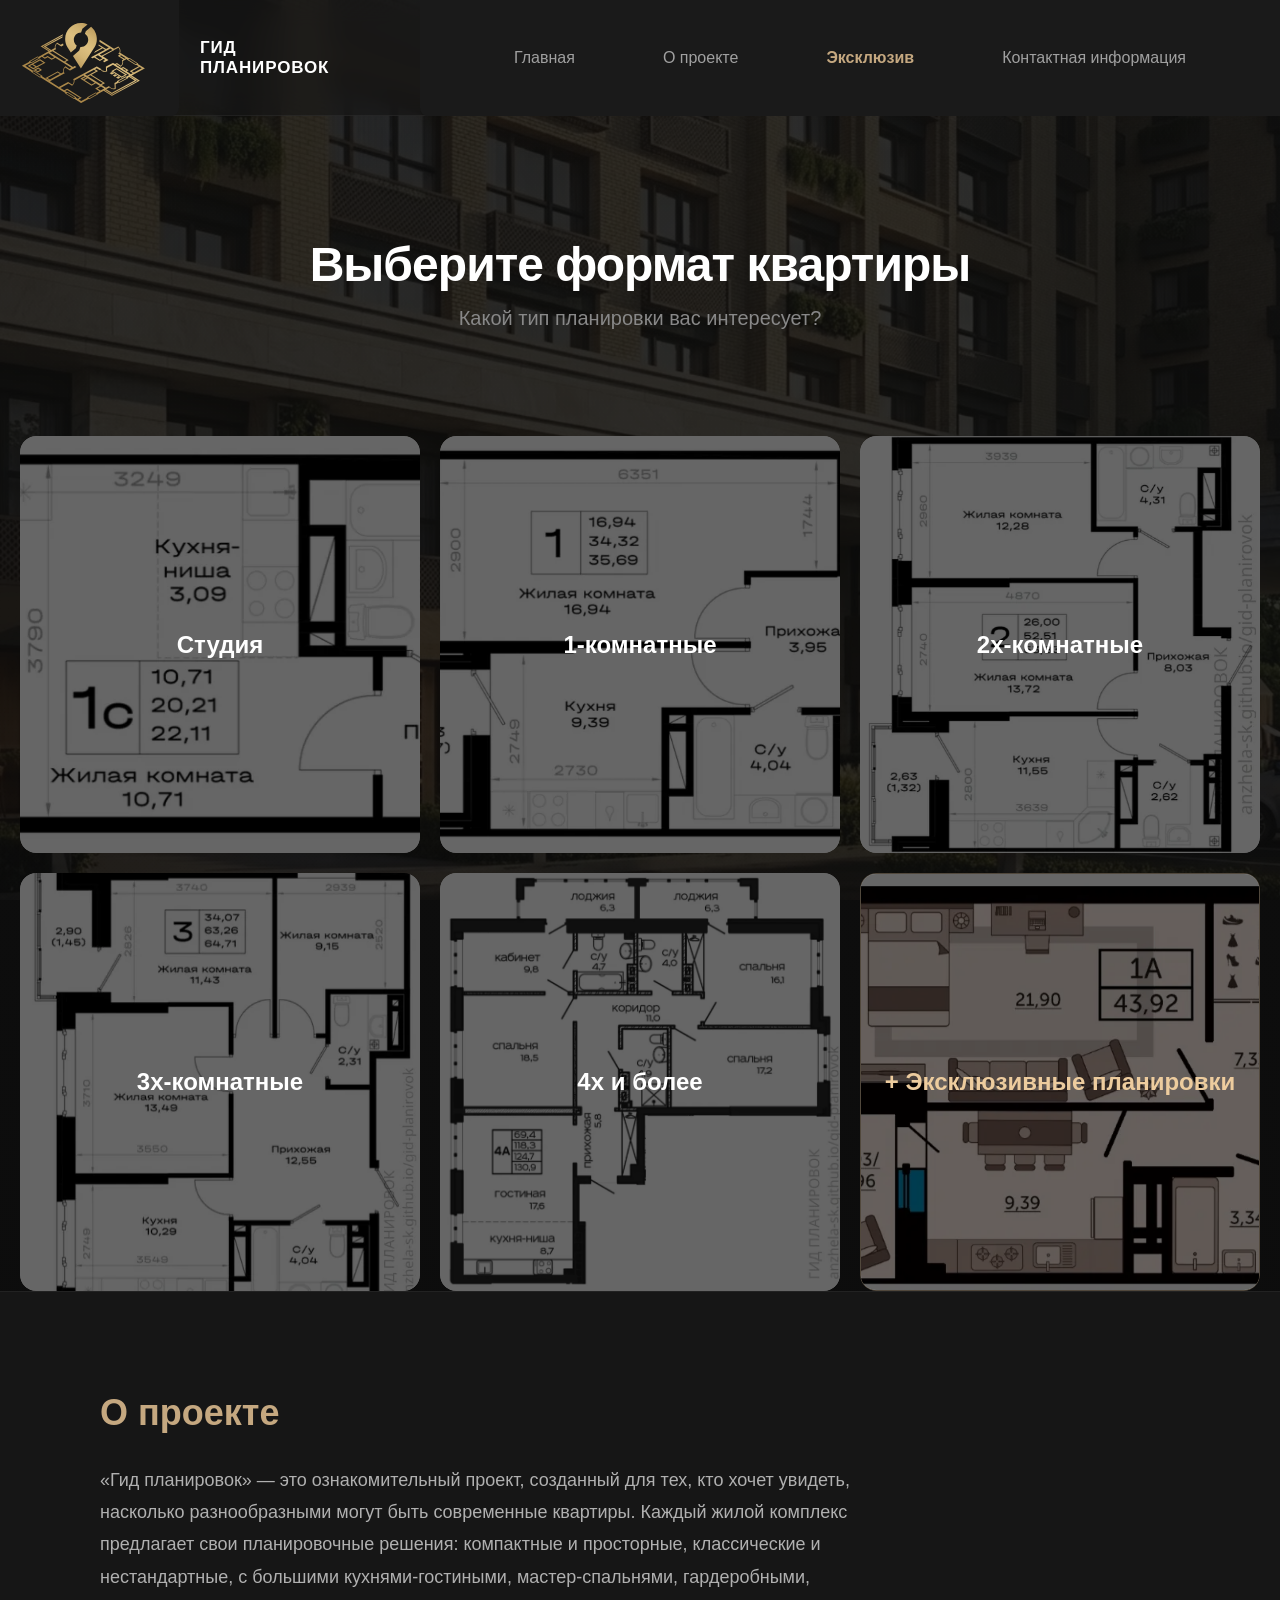
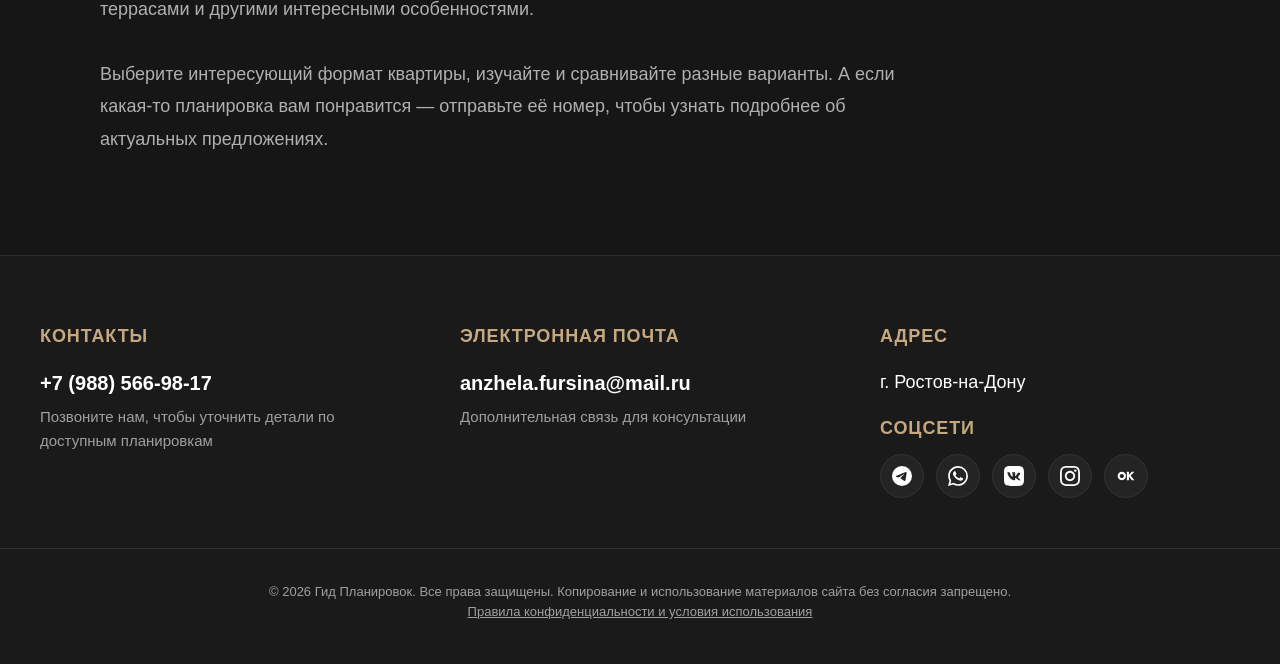
<file: index.html>
<!DOCTYPE html>
<html lang="ru">

<head>
    <meta charset="UTF-8">
    <meta name="viewport" content="width=device-width, initial-scale=1.0">
    
    <title>Гид планировок Ростова-на-Дону — Главная</title>
    <meta name="description" content="Удобный гид планировок квартир в Ростове-на-Дону. Изучайте форматы недвижимости: от уютных студий до эксклюзивных вариантов с просторными террасами.">
    <meta name="keywords" content="планировки квартир Ростов-на-Дону, купить квартиру Ростов, гид планировок, эксклюзивные квартиры, недвижимость Ростова, новостройки">
    <meta name="robots" content="index, follow"> 

    <meta property="og:title" content="Гид Планировок Ростова-на-Дону">
    <meta property="og:description" content="Выберите идеальную планировку вашей будущей квартиры в Ростове.">
    <meta property="og:type" content="website">
    <meta property="og:url" content="https://anzhela-sk.github.io/gid-planirovok">
    
    <link rel="stylesheet" href="style.css">
</head>
<body>
    <header class="main-header">
        <div class="header-left-bg">
            <a href="index.html" class="logo-link" title="На главную">
                <div class="logo-box">
                    <img src="img/logg.svg" alt="Логотип" class="logo-svg">
                </div>
            </a>
        </div>
        <span class="header-brand-text">Гид Планировок</span>
        <nav class="header-right-bg">
            <a href="index.html" class="nav-link">Главная</a>
            <a href="index.html#about" class="nav-link">О проекте</a>
            <a href="exclusive.html" class="nav-link spec-link">Эксклюзив</a>
            <a href="index.html#contacts" class="nav-link">Контактная информация</a>
        </nav>
    </header>
    <main class="main-container">
        <section class="hero-section">
            <div class="new-hero-title-box">
                <h1 class="main-title">Гид планировок</h1>
            </div>
            <h3 class="secondary-title">Выберите формат квартиры</h3>
            <p class="main-subtitle">Какой тип планировки вас интересует?</p>
        </section>
        <section class="categories-grid fade-in-element">
            <a href="catalog.html?type=studio" class="category-card">
                <div class="card-image-wrapper">
                    <img src="img/studio/72940630.webp" alt="Студии" class="card-img">
                    <div class="card-overlay"></div>
                    <div class="card-text">Студия</div>
                </div>
            </a>
            <a href="catalog.html?type=1room" class="category-card">
                <div class="card-image-wrapper">
                    <img src="img/1room/304960910.webp" alt="1-комнатные" class="card-img">
                    <div class="card-overlay"></div>
                    <div class="card-text">1-комнатные</div>
                </div>
            </a>
            <a href="catalog.html?type=2room" class="category-card">
                <div class="card-image-wrapper">
                    <img src="img/2room/567213220.webp" alt="2х-комнатные" class="card-img">
                    <div class="card-overlay"></div>
                    <div class="card-text">2х-комнатные</div>
                </div>
            </a>
            <a href="catalog.html?type=3room" class="category-card">
                <div class="card-image-wrapper">
                    <img src="img/3room/938477010.webp" alt="3х-комнатные" class="card-img">
                    <div class="card-overlay"></div>
                    <div class="card-text">3х-комнатные</div>
                </div>
            </a>
            <a href="catalog.html?type=4room" class="category-card">
                <div class="card-image-wrapper">
                    <img src="img/4room/12128710000.webp" alt="4х и более" class="card-img">
                    <div class="card-overlay"></div>
                    <div class="card-text">4х и более</div>
                </div>
            </a>
            <a href="exclusive.html" class="category-card exclusive-accent">
                <div class="card-image-wrapper">
                    <img src="img/1room/456675840.webp" alt="Эксклюзив" class="card-img">
                    <div class="card-overlay"></div>
                    <div class="card-text">+ Эксклюзивные планировки</div>
                </div>
            </a>
        </section>
        <section id="about" class="about-section">
            <div class="section-content">
                <h2>О проекте</h2>
                <p>«Гид планировок» — это ознакомительный проект, созданный для тех, кто хочет увидеть, насколько разнообразными могут быть современные квартиры. Каждый жилой комплекс предлагает свои планировочные решения: компактные и просторные, классические и нестандартные, с большими кухнями-гостиными, мастер-спальнями, гардеробными, террасами и другими интересными особенностями.</p>
                <p>⠀</p>
                <p>Выберите интересующий формат квартиры, изучайте и сравнивайте разные варианты. А если какая-то планировка вам понравится — отправьте её номер, чтобы узнать подробнее об актуальных предложениях.</p>
            </div>
        </section>
        <footer id="contacts" class="main-footer">
            <div class="footer-container">
                <div class="footer-col">
                    <h3 class="footer-title">Контакты</h3>
                    <a href="tel:+79885669817" class="footer-link">+7 (988) 566-98-17</a>
                    <p class="footer-text">Позвоните нам, чтобы уточнить детали по доступным планировкам</p>
                </div>
                
                <div class="footer-col">
                    <h3 class="footer-title">Электронная почта</h3>
                    <a href="#" id="smart-mail-link" class="footer-link">anzhela.fursina@mail.ru</a>
                    <p class="footer-text">Дополнительная связь для консультации</p>
                </div>
                <div class="footer-col">
                    <h3 class="footer-title">Адрес</h3>
                    <p class="footer-address" style="margin-bottom: 25px;">г. Ростов-на-Дону</p>
                    
                    <h3 class="footer-title" style="margin-bottom: 15px;">Соцсети</h3>
                    <div class="social-icons-bar">
                        <a href="https://t.me/anzhela_sk" target="_blank" class="social-icon" title="Telegram">
                            <svg viewBox="0 0 24 24">
                                <path d="M11.944 0A12 12 0 0 0 0 12a12 12 0 0 0 12 12 12 12 0 0 0 12-12A12 12 0 0 0 12 0a12 12 0 0 0-.056 0zm4.962 7.224c.1-.002.321.023.465.14a.506.506 0 0 1 .171.325c.016.093.036.306.02.472-.18 1.898-.962 6.502-1.36 8.627-.168.9-.499 1.201-.82 1.23-.696.065-1.225-.46-1.9-.902-1.056-.693-1.653-1.124-2.678-1.8-1.185-.78-.417-1.21.258-1.91.177-.184 3.247-2.977 3.307-3.23.007-.032.014-.15-.056-.212s-.174-.041-.249-.024c-.106.024-1.793 1.114-5.061 3.316-.48.33-.913.49-1.302.48-.428-.008-1.252-.241-1.865-.44-.752-.245-1.349-.374-1.297-.789.027-.216.325-.437.892-.667 3.498-1.524 5.83-2.529 6.998-3.014 3.332-1.386 4.025-1.627 4.476-1.635z"/>
                            </svg>
                        </a>
                        
                        <a href="https://wa.me/79885669817" target="_blank" class="social-icon" title="WhatsApp">
                            <svg viewBox="0 0 24 24">
                                <path d="M17.472 14.382c-.297-.149-1.758-.867-2.03-.967-.273-.099-.471-.148-.67.15-.197.297-.767.966-.94 1.164-.173.199-.347.223-.644.075-.297-.15-1.255-.463-2.39-1.475-.883-.788-1.48-1.761-1.653-2.059-.173-.297-.018-.458.13-.606.134-.133.298-.347.446-.52.149-.174.198-.298.298-.497.099-.198.05-.371-.025-.52-.075-.149-.669-1.612-.916-2.207-.242-.579-.487-.5-.669-.51-.173-.008-.371-.01-.57-.01-.198 0-.52.074-.792.372-.272.297-1.04 1.016-1.04 2.479 0 1.462 1.065 2.875 1.213 3.074.149.198 2.096 3.2 5.077 4.487.709.306 1.262.489 1.694.625.712.227 1.36.195 1.871.118.571-.085 1.758-.719 2.006-1.413.248-.694.248-1.289.173-1.413-.074-.124-.272-.198-.57-.347m-5.421 7.403h-.004a9.87 9.87 0 01-5.031-1.378l-.361-.214-3.741.982.998-3.648-.235-.374a9.86 9.86 0 01-1.51-5.26c.001-5.45 4.436-9.884 9.888-9.884 2.64 0 5.122 1.03 6.988 2.898a9.825 9.825 0 012.893 6.994c-.003 5.45-4.437 9.884-9.885 9.884m8.413-18.297A11.815 11.815 0 0012.05 0C5.495 0 .16 5.335.157 11.892c0 2.096.547 4.142 1.588 5.945L.057 24l6.305-1.654a11.882 11.882 0 005.683 1.448h.005c6.554 0 11.89-5.335 11.893-11.893a11.821 11.821 0 00-3.48-8.413z"/>
                            </svg>
                        </a>
                
                        <a href="https://vk.ru/anzhelika0706" target="_blank" class="social-icon" title="ВКонтакте">
                            <svg viewBox="0 0 24 24">
                                <path d="M15.684 0H8.316C1.592 0 0 1.592 0 8.316v7.368C0 22.408 1.592 24 8.316 24h7.368C22.408 24 24 22.408 24 15.684V8.316C24 1.592 22.408 0 15.684 0zm3.692 17.123h-1.744c-.66 0-.862-.525-2.05-1.713-1.033-1.01-1.49-1.135-1.745-1.135-.356 0-.458.102-.458.593v1.576c0 .424-.135.678-1.254.678-1.847 0-3.898-1.12-5.34-3.186-2.17-3.05-2.763-5.356-2.763-5.83 0-.254.102-.492.593-.492h1.745c.44 0 .61.204.78.678.865 2.492 2.305 4.678 2.898 4.678.22 0 .322-.102.322-.66v-2.56c-.068-1.186-.695-1.288-.695-1.712 0-.203.17-.406.44-.406h2.746c.373 0 .508.186.508.627v3.39c0 .356.153.492.27.492.22 0 .407-.136.814-.543 1.05-1.237 1.813-2.88 1.813-2.88.102-.22.373-.474.88-.474h1.747c.525 0 .644.27.525.644-.22 1.017-2.356 4.017-2.407 4.102-.186.27-.254.39 0 .745.186.254.796.78 1.203 1.254.746.848 1.322 1.56 1.475 2.05.17.492-.085.746-.576.746z"/>
                            </svg>
                        </a>
                
                        <a href="https://instagram.com/anzhela_skd" target="_blank" class="social-icon" title="Instagram">
                            <svg viewBox="0 0 24 24">
                                <path d="M12 2.163c3.204 0 3.584.012 4.85.07 3.252.148 4.771 1.691 4.919 4.919.058 1.265.069 1.645.069 4.849 0 3.205-.012 3.584-.069 4.849-.149 3.225-1.664 4.771-4.919 4.919-1.266.058-1.644.07-4.85.07-3.204 0-3.584-.012-4.849-.07-3.26-.149-4.771-1.699-4.919-4.92-.058-1.265-.07-1.644-.07-4.849 0-3.204.013-3.583.07-4.849.149-3.227 1.664-4.771 4.919-4.919 1.266-.057 1.645-.069 4.849-.069zm0-2.163c-3.259 0-3.667.014-4.947.072-4.358.2-6.78 2.618-6.98 6.98-.059 1.281-.073 1.689-.073 4.948 0 3.259.014 3.668.072 4.948.2 4.358 2.618 6.78 6.98 6.98 1.281.058 1.689.072 4.948.072 3.259 0 3.668-.014 4.948-.072 4.354-.2 6.782-2.618 6.979-6.98.059-1.28.073-1.689.073-4.948 0-3.259-.014-3.667-.072-4.947-.196-4.354-2.617-6.78-6.979-6.98-1.281-.059-1.69-.073-4.949-.073zm0 5.838c-3.403 0-6.162 2.759-6.162 6.162s2.759 6.163 6.162 6.163 6.162-2.759 6.162-6.163c0-3.403-2.759-6.162-6.162-6.162zm0 10.162c-2.209 0-4-1.79-4-4 0-2.209 1.791-4 4-4s4 1.791 4 4c0 2.21-1.791 4-4 4zm6.406-11.845c-.796 0-1.441.645-1.441 1.44s.645 1.44 1.441 1.44c.795 0 1.439-.645 1.439-1.44s-.644-1.44-1.439-1.44z"/>
                            </svg>
                        </a>
                        <a href="https://ok.ru/profile/439739943060?utm_campaign=android_share&utm_content=profile" target="_blank" class="social-icon" title="Одноклассники">
                            <svg viewBox="0 0 24 24">
                                <path fill-rule="evenodd" clip-rule="evenodd" d="M7 7c2.76 0 5 2.24 5 5s-2.24 5-5 5s-5-2.24-5-5s2.24-5 5-5zm0 2.5c1.38 0 2.5 1.12 2.5 2.5s-1.12 2.5-2.5 2.5s-2.5-1.12-2.5-2.5s1.12-2.5 2.5-2.5zM13 7h2.5v3.5l3.5-3.5h3l-4.5 4.5l4.5 5.5h-3l-3.5-4.5v4.5H13V7z"/>
                            </svg>
                        </a>
                    </div>
                </div>
            </div>
        
            <div class="footer-bottom">
                <p>&copy; 2026 Гид Планировок. Все права защищены. Копирование и использование материалов сайта без согласия запрещено.</p>
                <p><a href="https://docs.github.com/ru/site-policy" target="_blank" class="privacy-link">Правила конфиденциальности и условия использования</a></p>
            </div>
        </footer>
    </main>
    <script>
        if ('scrollRestoration' in history) {
            history.scrollRestoration = 'manual';
        }
        document.addEventListener("DOMContentLoaded", function() {
            const mailLink = document.getElementById("smart-mail-link");
                
            if (mailLink) {
                mailLink.addEventListener("click", function(event) {
                    event.preventDefault();
                    const emailAddress = "anzhela.fursina@mail.ru";
                    const isMobile = /Android|webOS|iPhone|iPad|iPod|BlackBerry|IEMobile|Opera Mini/i.test(navigator.userAgent);
                        
                    if (isMobile) {
                        window.location.href = "mailto:" + emailAddress;
                    } else {
                        window.open("https://e.mail.ru/compose/?to=" + emailAddress, "_blank");
                    }
                });
            }
        });
    </script>
    <script src="script.js"></script>
</body>
</html>
</file>
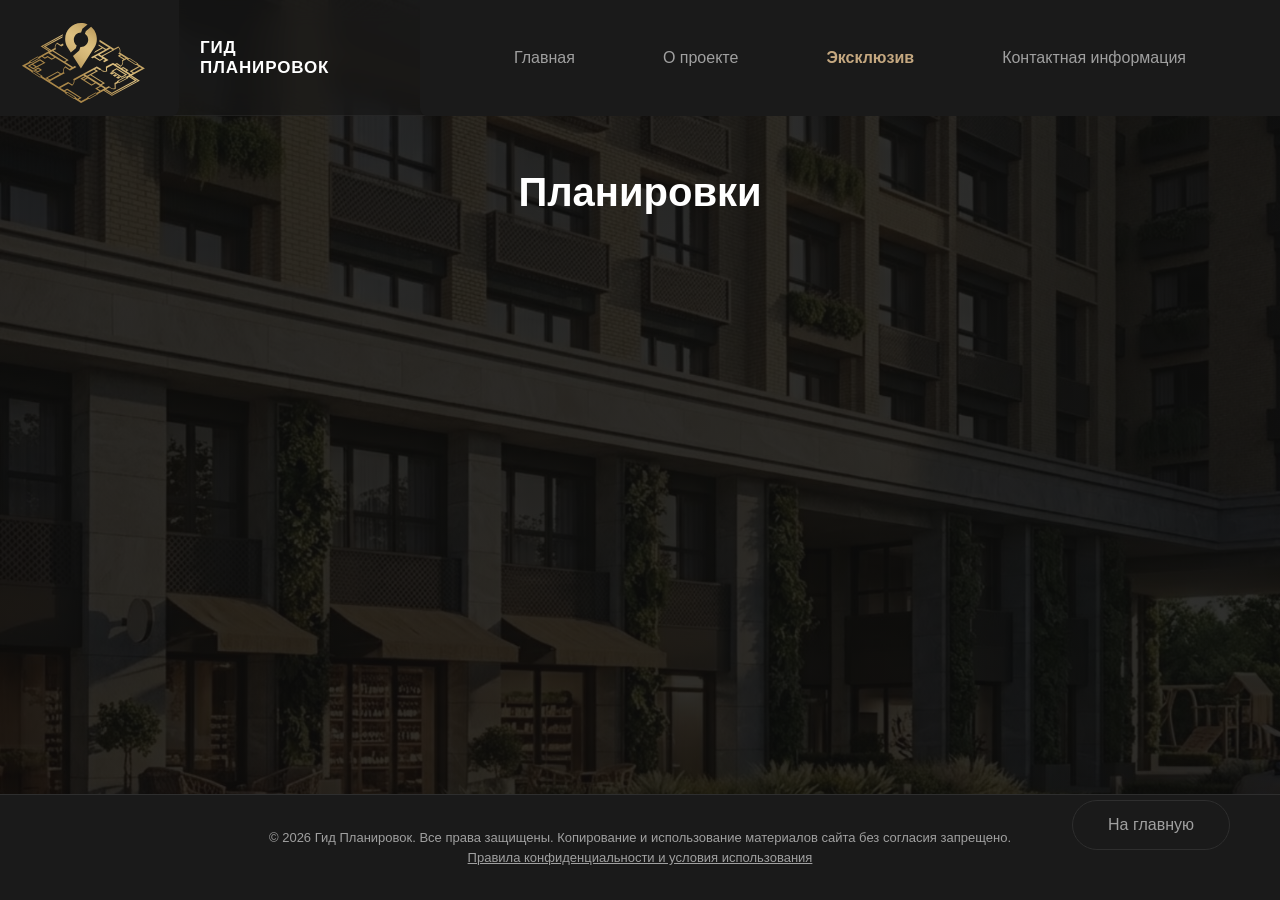
<file: catalog.html>
<!DOCTYPE html>
<html lang="ru">
<head>
    <meta charset="UTF-8">
    <meta name="viewport" content="width=device-width, initial-scale=1.0">
    <title>Выбор планировки</title>
    <link rel="stylesheet" href="style.css">
</head>
<body>
    <header class="main-header">
        <div class="header-left-bg">
            <a href="index.html" class="logo-link" title="На главную">
                <div class="logo-box">
                    <img src="img/logg.svg" alt="Логотип" class="logo-svg">
                </div>
            </a>
        </div>
        <span class="header-brand-text">Гид Планировок</span>
        <nav class="header-right-bg">
            <a href="index.html" class="nav-link">Главная</a>
            <a href="index.html#about" class="nav-link">О проекте</a>
            <a href="exclusive.html" class="nav-link spec-link">Эксклюзив</a>
            <a href="index.html#contacts" class="nav-link">Контактная информация</a>
        </nav>
    </header>
    <main class="catalog-container">
        <h1 class="catalog-page-title" id="catalog-title">Планировки</h1>

        <section class="catalog-grid" id="catalog-grid"></section>
    </main>
    <a href="index.html" class="back-button">На главную</a>
    <footer class="main-footer minimal-footer">
        <div class="footer-bottom">
            <p>&copy; 2026 Гид Планировок. Все права защищены. Копирование и использование материалов сайта без согласия запрещено.</p>
            <p><a href="https://docs.github.com/ru/site-policy" target="_blank" class="privacy-link">Правила конфиденциальности и условия использования</a></p>
        </div>
    </footer>
    <script src="script.js"></script>
    <script>
        const catalogData = {
            'studio': { 
                title: 'Студии', 
                items: [
                    { img: 'img/studio/12905800.webp', price: '2 905 800', number: '№1' },
                    { img: 'img/studio/25954515.webp', price: '5 954 515', number: '№2' },
                    { img: 'img/studio/37461825.webp', price: '7 461 825', number: '№3' },
                    { img: 'img/studio/44181625.webp', price: '4 181 625', number: '№4' },
                    { img: 'img/studio/54018640.webp', price: '4 018 640', number: '№5' },
                    { img: 'img/studio/63401660.webp', price: '3 401 660', number: '№6' },
                    { img: 'img/studio/72940630.webp', price: '2 940 630', number: '№7' },
                    { img: 'img/studio/83112200.webp', price: '3 112 200', number: '№8' },
                    { img: 'img/studio/92717450.webp', price: '2 717 450', number: '№9' },
                    { img: 'img/studio/103082800.webp', price: '3 082 800', number: '№10' },
                    { img: 'img/studio/113902000.webp', price: '3 902 000', number: '№11' },
                    { img: 'img/studio/123970000.webp', price: '3 970 000', number: '№12' },
                    { img: 'img/studio/133622460.webp', price: '3 622 460', number: '№13' },
                    { img: 'img/studio/143908351.webp', price: '3 908 351', number: '№14' },
                    { img: 'img/studio/155837030.webp', price: '5 837 030', number: '№15' },
                    { img: 'img/studio/164277820.webp', price: '4 277 820', number: '№16' },
                ] 
            },
            '1room': { 
                title: '1-комнатные квартиры', 
                items: [
                    { img: 'img/1room/175856200.webp', price: '5 856 200', number: '№17' },
                    { img: 'img/1room/185860575.webp', price: '5 860 575', number: '№18' },
                    { img: 'img/1room/195931400.webp', price: '5 931 400', number: '№19' },
                    { img: 'img/1room/207134600.webp', price: '7 134 600', number: '№20' },
                    { img: 'img/1room/217606480.webp', price: '7 606 480', number: '№21' },
                    { img: 'img/1room/227650375.webp', price: '7 650 375', number: '№22' },
                    { img: 'img/1room/235935600.webp', price: '5 935 600', number: '№23' },
                    { img: 'img/1room/245273880.webp', price: '5 273 880', number: '№24' },
                    { img: 'img/1room/258462400.webp', price: '8 462 400', number: '№25' },
                    { img: 'img/1room/265468400.webp', price: '5 468 400', number: '№26' },
                    { img: 'img/1room/275747700.webp', price: '5 747 700', number: '№27' },
                    { img: 'img/1room/285828550.webp', price: '5 828 550', number: '№28' },
                    { img: 'img/1room/295777200.webp', price: '5 777 200', number: '№29' },
                    { img: 'img/1room/304960910.webp', price: '4 960 910', number: '№30' },
                    { img: 'img/1room/315626590.webp', price: '5 626 590', number: '№31' },
                    { img: 'img/1room/324725000.webp', price: '4 725 000', number: '№32' },
                    { img: 'img/1room/334825000.webp', price: '4 825 000', number: '№33' },
                    { img: 'img/1room/344285000.webp', price: '4 285 000', number: '№34' },
                    { img: 'img/1room/353999999.webp', price: '3 999 999', number: '№35' },
                    { img: 'img/1room/365202600.webp', price: '5 202 600', number: '№36' },
                    { img: 'img/1room/37.webp', price: '5 272 750', number: '№37' },
                    { img: 'img/1room/386262100.webp', price: '6 262 100', number: '№38' },
                    { img: 'img/1room/396766500.webp', price: '6 766 500', number: '№39' },
                    { img: 'img/1room/404845000.webp', price: '4 845 000', number: '№40' },
                    { img: 'img/1room/416399000.webp', price: '6 399 000', number: '№41' },
                    { img: 'img/1room/426012000.webp', price: '6 012 000', number: '№42' },
                    { img: 'img/1room/435539488.webp', price: '5 539 488', number: '№43' },
                    { img: 'img/1room/445675680.webp', price: '5 675 680', number: '№44' },
                    { img: 'img/1room/456675840.webp', price: '6 675 840', number: '№45' },
                    { img: 'img/1room/465870440.webp', price: '5 870 440', number: '№46' },
                    { img: 'img/1room/476729800.webp', price: '6 729 800', number: '№47' },
                    { img: 'img/1room/484750460.webp', price: '4 750 460', number: '№48' },
                    { img: 'img/1room/496143660.webp', price: '6 143 660', number: '№49' },
                    { img: 'img/1room/507217800.webp', price: '7 217 800', number: '№50' },
                    { img: 'img/1room/515457240.webp', price: '5 457 240', number: '№51' },
                ] 
            },
            '2room': { 
                title: '2-комнатные квартиры', 
                items: [
                    { img: 'img/2room/5214403348.webp', price: '14 403 348', number: '№52' },
                    { img: 'img/2room/538314500.webp', price: '8 314 500', number: '№53' },
                    { img: 'img/2room/547928800.webp', price: '7 928 800', number: '№54' },
                    { img: 'img/2room/558275500.webp', price: '8 275 500', number: '№55' },
                    { img: 'img/2room/567213220.webp', price: '7 213 220', number: '№56' },
                    { img: 'img/2room/578947180.webp', price: '8 947 180', number: '№57' },
                    { img: 'img/2room/587371216.webp', price: '7 371 216', number: '№58' },
                    { img: 'img/2room/597826940.webp', price: '7 826 940', number: '№59' },
                    { img: 'img/2room/606510000.webp', price: '6 510 000', number: '№60' },
                    { img: 'img/2room/617505460.webp', price: '7 505 460', number: '№61' },
                    { img: 'img/2room/626118350.webp', price: '6 118 350', number: '№62' },
                    { img: 'img/2room/638010000.webp', price: '8 010 000', number: '№63' },
                    { img: 'img/2room/648140800.webp', price: '8 140 800', number: '№64' },
                    { img: 'img/2room/657264400.webp', price: '7 264 400', number: '№65' },
                    { img: 'img/2room/669622050.webp', price: '9 622 050', number: '№66' },
                    { img: 'img/2room/679242400.webp', price: '9 242 400', number: '№67' },
                    { img: 'img/2room/687077000.webp', price: '7 077 000', number: '№68' },
                    { img: 'img/2room/698352000.webp', price: '8 352 000', number: '№69' },
                    { img: 'img/2room/70.webp', price: '8 382 000', number: '№70' },
                    { img: 'img/2room/71.webp', price: '8 594 000', number: '№71' },
                    { img: 'img/2room/726510443.webp', price: '6 510 443', number: '№72' },
                    { img: 'img/2room/737386624.webp', price: '7 386 624', number: '№73' },
                    { img: 'img/2room/748862500.webp', price: '8 862 500', number: '№74' },
                    { img: 'img/2room/759876870.webp', price: '9 876 870', number: '№75' },
                    { img: 'img/2room/767616070.webp', price: '7 616 070', number: '№76' },
                    { img: 'img/2room/778757710.webp', price: '8 757 710', number: '№77' },
                    { img: 'img/2room/78.webp', price: '8 246 560', number: '№78' },
                    { img: 'img/2room/797628820.webp', price: '7 628 820', number: '№79' },
                    { img: 'img/2room/807785600.webp', price: '7 785 600', number: '№80' },
                    { img: 'img/2room/818675760.webp', price: '8 675 760', number: '№81' },
                    { img: 'img/2room/8210120500.webp', price: '10 120 500', number: '№82' },
                    { img: 'img/2room/8310388400.webp', price: '10 388 400', number: '№83' },
                ]
            },
            '3room': { 
                title: '3-комнатные квартиры', 
                items: [
                    { img: 'img/3room/8416316240.webp', price: '16 316 240', number: '№84' },
                    { img: 'img/3room/8518022350.webp', price: '18 022 350', number: '№85' },
                    { img: 'img/3room/8618640988.webp', price: '18 640 988', number: '№86' },
                    { img: 'img/3room/8711501000.webp', price: '11 501 000', number: '№87' },
                    { img: 'img/3room/8810139400.webp', price: '10 139 400', number: '№88' },
                    { img: 'img/3room/8910036200.webp', price: '10 036 200', number: '№89' },
                    { img: 'img/3room/9010036201.webp', price: '10 036 201', number: '№90' },
                    { img: 'img/3room/918982270.webp', price: '8 982 270', number: '№91' },
                    { img: 'img/3room/929651780.webp', price: '9 651 780', number: '№92' },
                    { img: 'img/3room/938477010.webp', price: '8 477 010', number: '№93' },
                    { img: 'img/3room/9411327570.webp', price: '11 327 570', number: '№94' },
                    { img: 'img/3room/958592150.webp', price: '8 592 150', number: '№95' },
                    { img: 'img/3room/968325420.webp', price: '8 325 420', number: '№96' },
                    { img: 'img/3room/978764860.webp', price: '8 764 860', number: '№97' },
                    { img: 'img/3room/9810060500.webp', price: '10 060 500', number: '№98' },
                    { img: 'img/3room/999452000.webp', price: '9 452 000', number: '№99' },
                    { img: 'img/3room/1009376000.webp', price: '9 376 000', number: '№100' },
                    { img: 'img/3room/10110771000.webp', price: '10 771 000', number: '№101' },
                    { img: 'img/3room/1029988000.webp', price: '9 988 000', number: '№102' },
                    { img: 'img/3room/103.webp', price: '10 221 999', number: '№103' },
                    { img: 'img/3room/1048758950.webp', price: '8 758 950', number: '№104' },
                    { img: 'img/3room/1057410000.webp', price: '7 410 000', number: '№105' },
                    { img: 'img/3room/10611734080.webp', price: '11 734 080', number: '№106' },
                    { img: 'img/3room/10710614240.webp', price: '10 614 240', number: '№107' },
                    { img: 'img/3room/10811095560.webp', price: '11 095 560', number: '№108' },
                    { img: 'img/3room/10910438560.webp', price: '10 438 560', number: '№109' },
                    { img: 'img/3room/1109091060.webp', price: '9 091 060', number: '№110' },
                    { img: 'img/3room/1119727620.webp', price: '9 727 620', number: '№111' },
                    { img: 'img/3room/11212380130.webp', price: '12 380 130', number: '№112' },
                    { img: 'img/3room/11310158120.webp', price: '10 158 120', number: '№113' },

                ] 
            },
            '4room': { 
                title: '4-комнатные и более', 
                items: [
                    { img: 'img/4room/11452500000.webp', price: '5 250 000', number: '№114' },
                    { img: 'img/4room/11521443950.webp', price: '21 443 950', number: '№115' },
                    { img: 'img/4room/11626364890.webp', price: '26 364 890', number: '№116' },
                    { img: 'img/4room/11724068508.webp', price: '24 068 508', number: '№117' },
                    { img: 'img/4room/11819669647.webp', price: '19 669 647', number: '№118' },
                    { img: 'img/4room/11926962424.webp', price: '26 962 424', number: '№119' },
                    { img: 'img/4room/12011363280.webp', price: '11 363 280', number: '№120' },
                    { img: 'img/4room/12128710000.webp', price: '28 710 000', number: '№121' },
                ] 
            }
        };
        const params = new URLSearchParams(window.location.search);
        const currentType = params.get('type');
        const grid = document.getElementById('catalog-grid');
        const titleElement = document.getElementById('catalog-title');
        if (catalogData[currentType]) {
            const data = catalogData[currentType];
            titleElement.innerText = data.title; 
            data.items.forEach((apartment, index) => {
                const card = document.createElement('a');
                card.href = `details.html?img=${encodeURIComponent(apartment.img)}&price=${encodeURIComponent(apartment.price)}&number=${encodeURIComponent(apartment.number || '')}`;
                card.className = 'apartment-card'; 
                card.style.textDecoration = 'none';
                card.innerHTML = `
                    <div class="apartment-img-placeholder">
                        <img src="${apartment.img}" alt="Планировка" onerror="this.src='img/studio-1.jpg'">
                    </div>
                    <div class="apartment-info-tag">
                        <span class="price-text">от ${apartment.price} ₽</span>
                        <span class="apartment-number">${apartment.number || ''}</span>
                    </div>
                `;
                grid.appendChild(card);
                setTimeout(() => {
                    card.classList.add('visible');
                }, 50 + (index * 30));
            });
        }
    </script>
</body>
</html>
</file>
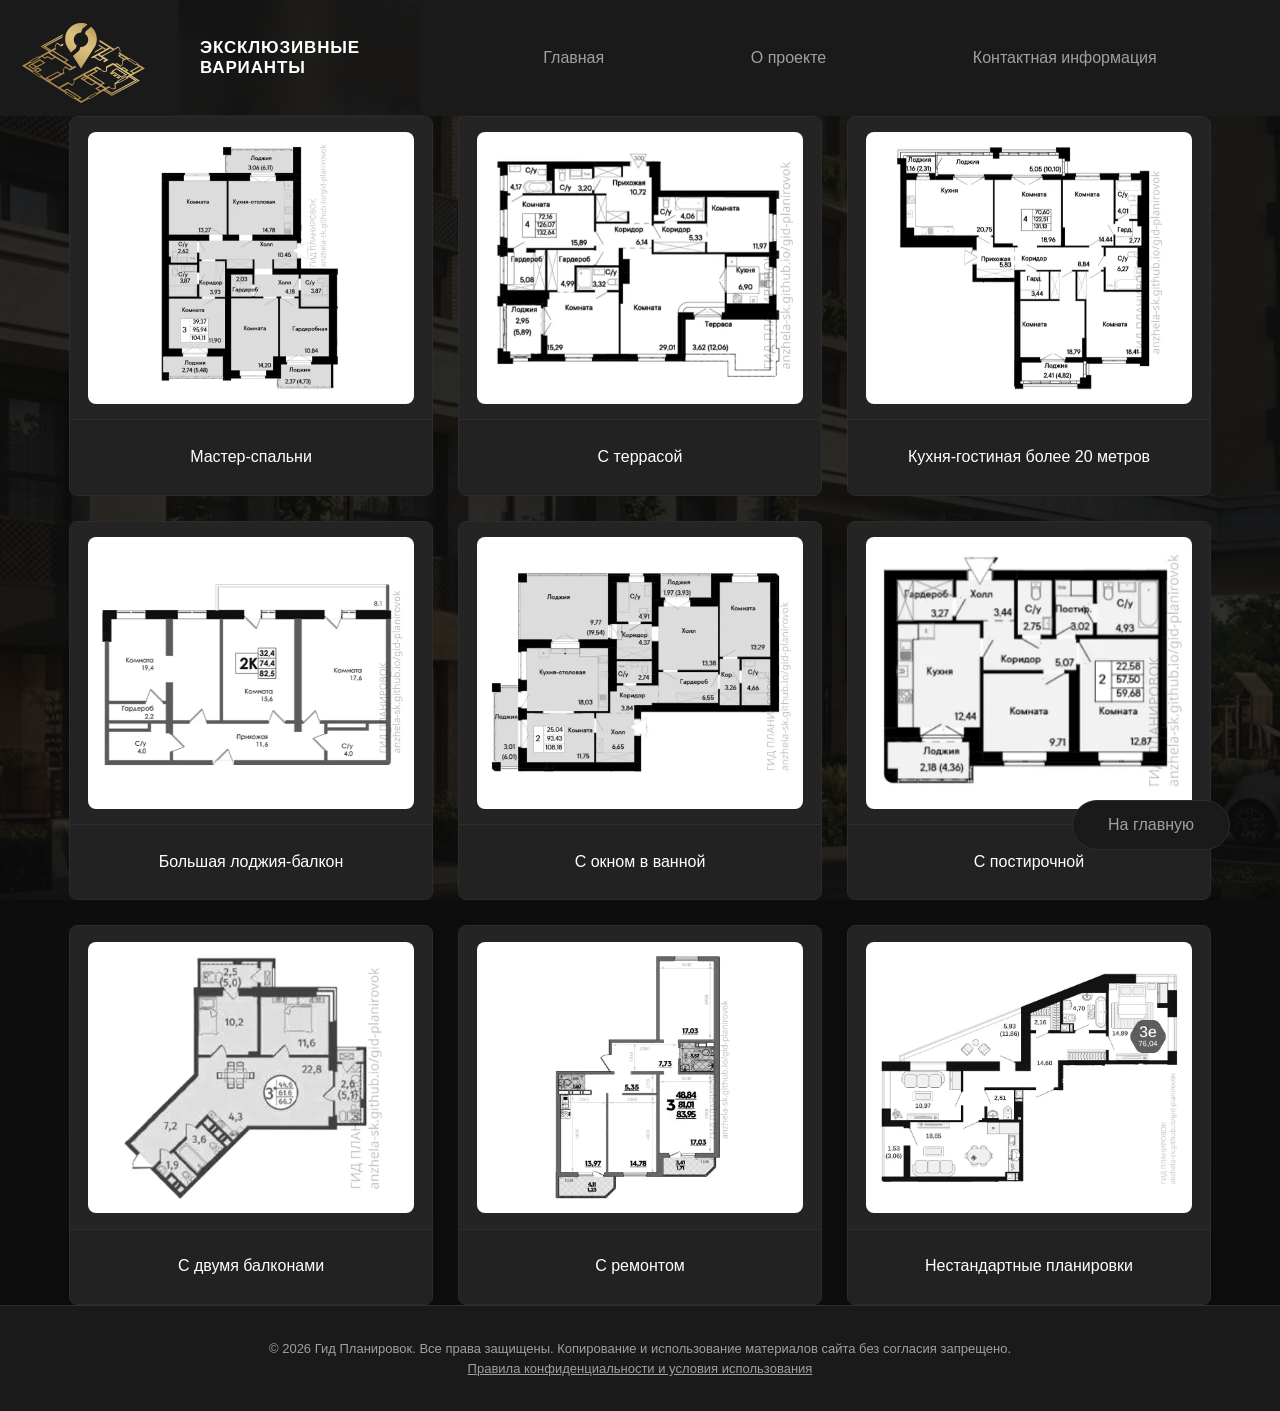
<file: exclusive.html>
<!DOCTYPE html>
<html lang="ru">
<head>
    <meta charset="UTF-8">
    <meta name="viewport" content="width=device-width, initial-scale=1.0">
    <title>Эксклюзивные планировки</title>
    <link rel="stylesheet" href="style.css">
</head>
<body>
    <header class="main-header">
        <a href="index.html" style="text-decoration: none; display: flex; align-items: center;">
            <div class="header-left-bg">
                <a href="index.html" class="logo-link" title="На главную">
                    <div class="logo-box">
                        <img src="img/logg.svg" alt="Логотип" class="logo-svg">
                    </div>
                </a>
            </div>
            <span class="header-brand-text">Эксклюзивные варианты</span>
        </a>
       <nav class="header-right-bg">
            <a href="index.html" class="nav-link">Главная</a>
            <a href="index.html#about" class="nav-link">О проекте</a>
            <a href="index.html#contacts" class="nav-link">Контактная информация</a>
        </nav>
    </header>
    <main class="exclusive-container">
        <div id="exclusive-step-1" class="exclusive-view-wrapper">
            <div class="exclusive-content-left">
                <section class="exclusive-grid">                
                    <div class="exclusive-card" onclick="showExclusiveDetails('Мастер-спальни')">
                        <div class="exclusive-img-slot"><img src="img/exclusive/master/12320549701.webp" alt="Мастер-спальни"></div>
                        <div class="exclusive-tag"><span>Мастер-спальни</span></div>
                    </div>
                    <div class="exclusive-card" onclick="showExclusiveDetails('С террасой')">
                        <div class="exclusive-img-slot"><img src="img/exclusive/terrace/13026962424.webp" alt="С террасой"></div>
                        <div class="exclusive-tag"><span>С террасой</span></div>
                    </div>
                    <div class="exclusive-card" onclick="showExclusiveDetails('Кухня-гостиная более 20 метров')">
                        <div class="exclusive-img-slot"><img src="img/exclusive/kitchen/15424067959.webp" alt="Кухня-гостиная"></div>
                        <div class="exclusive-tag"><span>Кухня-гостиная более 20 метров</span></div>
                    </div>
                    <div class="exclusive-card" onclick="showExclusiveDetails('Большая лoджия-балкон')">
                        <div class="exclusive-img-slot"><img src="img/exclusive/loggiabalcony/15813253175.webp" alt="Большая лоджия"></div>
                        <div class="exclusive-tag"><span>Большая лoджия-балкон</span></div>
                    </div>
                    <div class="exclusive-card" onclick="showExclusiveDetails('С окном в ванной')">
                        <div class="exclusive-img-slot"><img src="img/exclusive/window/17023681449.webp" alt="Окно в ванной"></div>
                        <div class="exclusive-tag"><span>С окном в ванной</span></div>
                    </div>
                    <div class="exclusive-card" onclick="showExclusiveDetails('С постирочной')">
                        <div class="exclusive-img-slot"><img src="img/exclusive/laundry/17611262444.webp" alt="С постирочной"></div>
                        <div class="exclusive-tag"><span>С постирочной</span></div>
                    </div>
                    <div class="exclusive-card" onclick="showExclusiveDetails('С двумя балконами')">
                        <div class="exclusive-img-slot"><img src="img/exclusive/2balcony/18512247000.webp" alt="Два балкона"></div>
                        <div class="exclusive-tag"><span>С двумя балконами</span></div>
                    </div>
                    <div class="exclusive-card" onclick="showExclusiveDetails('С ремонтом')">
                        <div class="exclusive-img-slot"><img src="img/exclusive/repair/1968817715.webp" alt="С ремонтом"></div>
                        <div class="exclusive-tag"><span>С ремонтом</span></div>
                    </div>
                    <div class="exclusive-card" onclick="showExclusiveDetails('Нестандартные планировки')">
                        <div class="exclusive-img-slot"><img src="img/exclusive/custom/2129885200.webp" alt="Нестандартные"></div>
                        <div class="exclusive-tag"><span>Нестандартные планировки</span></div>
                    </div>
                </section>
            </div>
            <aside class="exclusive-sidebar-desktop">
                <h2 class="sidebar-title">В чем суть эксклюзивных планировок?</h2>
                <div class="sidebar-text-block">
                    <p>Эксклюзивные форматы жилья созданы для тех, кто ищет бескомпромиссный уровень комфорта и индивидуальности.</p>
                    <p>Они включают в себя увеличенную высоту потолков, приватные террасы, мастер-спальни с собственными гардеробными и ванными комнатами, а также выделенные зоны под домашние прачечные или кабинеты.</p>
                    <p>Каждый такой вариант уникален и выпускается в ограниченном количестве в рамках нашего проекта. Выберите интересующий тип, чтобы изучить планировочные решения.</p>
                </div>
            </aside>
            <a href="index.html" class="back-button">На главную</a>
        </div>
       <div id="exclusive-step-2" style="display: none;">
            <div class="catalog-container">
                <h1 class="catalog-page-title" id="dynamic-exclusive-title">Название категории</h1>
                
                <section class="catalog-grid" id="step-2-grid"></section>
            </div>
            <button class="back-button" onclick="goBackToCategories()">← Назад к категориям</button>
        </div>
    </main>
    <footer class="main-footer minimal-footer">
        <div class="footer-bottom">
            <p>&copy; 2026 Гид Планировок. Все права защищены. Копирование и использование материалов сайта без согласия запрещено.</p>
            <p><a href="https://docs.github.com/ru/site-policy" target="_blank" class="privacy-link">Правила конфиденциальности и условия использования</a></p>
        </div>
    </footer>
    <script src="script.js"></script>
    <script>
        const exclusiveData = {
            'Мастер-спальни': [
                { img: 'img/exclusive/master/1226510000.webp', price: '6 510 000', number: '№122' },
                { img: 'img/exclusive/master/12320549701.webp', price: '20 549 701', number: '№123' },
                { img: 'img/exclusive/master/12426962424.webp', price: '26 962 424', number: '№124' },
                { img: 'img/exclusive/master/12524068508.webp', price: '24 068 508', number: '№125' },
                { img: 'img/exclusive/master/12622904900.webp', price: '22 904 900', number: '№126' },
            ],
            'С террасой': [
                { img: 'img/exclusive/terrace/12748487500.webp', price: '48 487 500', number: '№127' },
                { img: 'img/exclusive/terrace/12881312750.webp', price: '81 312 750', number: '№128' },
                { img: 'img/exclusive/terrace/12926935940.webp', price: '26 935 940', number: '№129' },
                { img: 'img/exclusive/terrace/13026962424.webp', price: '26 962 424', number: '№130' },
                { img: 'img/exclusive/terrace/13124068508.webp', price: '24 068 508', number: '№131' },
                { img: 'img/exclusive/terrace/13235301000.webp', price: '35 301 000', number: '№132' },
                { img: 'img/exclusive/terrace/13341080000.webp', price: '41 080 000', number: '№133' },
                { img: 'img/exclusive/terrace/13415868500.webp', price: '15 868 500', number: '№134' },
                { img: 'img/exclusive/terrace/13511893200.webp', price: '11 893 200', number: '№135' },
                { img: 'img/exclusive/terrace/1369038800.webp', price: '9 038 800', number: '№136' },
                { img: 'img/exclusive/terrace/13710395800.webp', price: '10 395 800', number: '№137' },
                { img: 'img/exclusive/terrace/13812189400.webp', price: '12 189 400', number: '№138' },
                { img: 'img/exclusive/terrace/13911914100.webp', price: '11 914 100', number: '№139' },
                { img: 'img/exclusive/terrace/14012495710.webp', price: '12 495 710', number: '№140' },
                { img: 'img/exclusive/terrace/14119623610.webp', price: '19 623 610', number: '№141' },
                { img: 'img/exclusive/terrace/14230397709.webp', price: '30 397 709', number: '№142' },
                { img: 'img/exclusive/terrace/14312709000.webp', price: '12 709 000', number: '№143' },
                { img: 'img/exclusive/terrace/1446394960.webp', price: '6 394 960', number: '№144' },
                { img: 'img/exclusive/terrace/1456845200.webp', price: '6 845 200', number: '№145' },
                { img: 'img/exclusive/terrace/1467177940.webp', price: '7 177 940', number: '№146' },
                { img: 'img/exclusive/terrace/14710324790.webp', price: '10 324 790', number: '№147' },
                { img: 'img/exclusive/terrace/14810350990.webp', price: '10 350 990', number: '№148' },
                { img: 'img/exclusive/terrace/1499356550.webp', price: '9 356 550', number: '№149' },
                { img: 'img/exclusive/terrace/1505131710.webp', price: '5 131 710', number: '№150' },
            ],
            'Кухня-гостиная более 20 метров': [
                { img: 'img/exclusive/kitchen/15114170000.webp', price: '14 170 000', number: '№151' },
                { img: 'img/exclusive/kitchen/15212848000.webp', price: '12 848 000', number: '№152' },
                { img: 'img/exclusive/kitchen/15321980586.webp', price: '21 980 586', number: '№153' },
                { img: 'img/exclusive/kitchen/15424067959.webp', price: '24 067 959', number: '№154' },
                { img: 'img/exclusive/kitchen/15511358900.webp', price: '11 358 900', number: '№155' },
                { img: 'img/exclusive/kitchen/15611623500.webp', price: '11 623 500', number: '№156' },
            ],
            'Большая лoджия-балкон': [
                { img: 'img/exclusive/loggiabalcony/1578216175.webp', price: '8 216 175', number: '№157' },
                { img: 'img/exclusive/loggiabalcony/15813253175.webp', price: '13 253 175', number: '№158' },
                { img: 'img/exclusive/loggiabalcony/15911501000.webp', price: '11 501 000', number: '№159' },
                { img: 'img/exclusive/loggiabalcony/1606887000.webp', price: '6 887 000', number: '№160' },
                { img: 'img/exclusive/loggiabalcony/1617509500.webp', price: '7 509 500', number: '№161' },
                { img: 'img/exclusive/loggiabalcony/16212262437.webp', price: '12 262 437', number: '№162' },
                { img: 'img/exclusive/loggiabalcony/16322947750.webp', price: '22 947 750', number: '№163' },
                { img: 'img/exclusive/loggiabalcony/1647264400.webp', price: '7 264 400', number: '№164' },
                { img: 'img/exclusive/loggiabalcony/1658764860.webp', price: '8 764 860', number: '№165' },
                { img: 'img/exclusive/loggiabalcony/16611377970.webp', price: '11 377 970', number: '№166' },
                { img: 'img/exclusive/loggiabalcony/16710918080.webp', price: '10 918 080', number: '№167' },
                { img: 'img/exclusive/loggiabalcony/16812634320.webp', price: '12 634 320', number: '№168' },
                { img: 'img/exclusive/loggiabalcony/1699609100.webp', price: '9 609 100', number: '№169' },
            ],
            'С окном в ванной': [
                { img: 'img/exclusive/window/17023681449.webp', price: '23 681 449', number: '№170' },
                { img: 'img/exclusive/window/17121980586.webp', price: '21 980 586', number: '№171' },
                { img: 'img/exclusive/window/17220299493.webp', price: '20 299 493', number: '№172' },
                { img: 'img/exclusive/window/17311655000.webp', price: '11 655 000', number: '№173' },
            ],
            'С постирочной': [
                { img: 'img/exclusive/laundry/1749752121.webp', price: '9 752 121', number: '№174' },
                { img: 'img/exclusive/laundry/17520299493.webp', price: '20 299 493', number: '№175' },
                { img: 'img/exclusive/laundry/17611262444.webp', price: '11 262 444', number: '№176' },
            ],
            'С двумя балконами': [
                { img: 'img/exclusive/2balcony/1776838500.webp', price: '6 838 500', number: '№177' },
                { img: 'img/exclusive/2balcony/1788488350.webp', price: '8 488 350', number: '№178' },
                { img: 'img/exclusive/2balcony/17912943885.webp', price: '12 943 885', number: '№179' },
                { img: 'img/exclusive/2balcony/18023681449.webp', price: '23 681 449', number: '№180' },
                { img: 'img/exclusive/2balcony/18111829850.webp', price: '11 829 850', number: '№181' },
                { img: 'img/exclusive/2balcony/18211522408.webp', price: '11 522 408', number: '№182' },
                { img: 'img/exclusive/2balcony/18313792026.webp', price: '13 792 026', number: '№183' },
                { img: 'img/exclusive/2balcony/18416154631.webp', price: '16 154 631', number: '№184' },
                { img: 'img/exclusive/2balcony/18512247000.webp', price: '12 247 000', number: '№185' },
                { img: 'img/exclusive/2balcony/18622904900.webp', price: '22 904 900', number: '№186' },
                { img: 'img/exclusive/2balcony/18714718000.webp', price: '14 718 000', number: '№187' },
                { img: 'img/exclusive/2balcony/18812339600.webp', price: '12 339 600', number: '№188' },
            ],
            'С ремонтом': [
                { img: 'img/exclusive/repair/1893567096.webp', price: '3 567 096', number: '№189' },
                { img: 'img/exclusive/repair/1903466124.webp', price: '3 466 124', number: '№190' },
                { img: 'img/exclusive/repair/1915539488.webp', price: '5 539 488', number: '№191' },
                { img: 'img/exclusive/repair/1926510443.webp', price: '6 510 443', number: '№192' },
                { img: 'img/exclusive/repair/1937386624.webp', price: '7 386 624', number: '№193' },
                { img: 'img/exclusive/repair/1947390000.webp', price: '7 390 000', number: '№194' },
                { img: 'img/exclusive/repair/1958730000.webp', price: '8 730 000', number: '№195' },
                { img: 'img/exclusive/repair/1968817715.webp', price: '8 817 715', number: '№196' },
                { img: 'img/exclusive/repair/1973633360.webp', price: '3 633 360', number: '№197' },
                { img: 'img/exclusive/repair/1983967291.webp', price: '3 967 291', number: '№198' },
            ],
            'Нестандартные планировки': [
                { img: 'img/exclusive/custom/19913624258.webp', price: '13 624 258', number: '№199' },
                { img: 'img/exclusive/custom/20016780996.webp', price: '16 780 996', number: '№200' },
                { img: 'img/exclusive/custom/20117263904.webp', price: '17 263 904', number: '№201' },
                { img: 'img/exclusive/custom/20222210830.webp', price: '22 210 830', number: '№202' },
                { img: 'img/exclusive/custom/20321443950.webp', price: '21 443 950', number: '№203' },
                { img: 'img/exclusive/custom/20426364890.webp', price: '26 364 890', number: '№204' },
                { img: 'img/exclusive/custom/2057403400.webp', price: '7 403 400', number: '№205' },
                { img: 'img/exclusive/custom/2069273600.webp', price: '9 273 600', number: '№206' },
                { img: 'img/exclusive/custom/2079612500.webp', price: '9 612 500', number: '№207' },
                { img: 'img/exclusive/custom/2088000000.webp', price: '8 000 000', number: '№208' },
                { img: 'img/exclusive/custom/20918995286.webp', price: '18 995 286', number: '№209' },
                { img: 'img/exclusive/custom/21012265500.webp', price: '12 265 500', number: '№210' },
                { img: 'img/exclusive/custom/21122904900.webp', price: '22 904 900', number: '№211' },
                { img: 'img/exclusive/custom/2129885200.webp', price: '9 885 200', number: '№212' },
            ]
        };
        document.addEventListener("DOMContentLoaded", () => {
            const navEntries = performance.getEntriesByType("navigation");
            const navType = navEntries.length > 0 ? navEntries[0].type : "";
        
            if (navType !== "back_forward" && navType !== "reload" && !document.referrer.includes('details.html')) {
                sessionStorage.removeItem('savedExclusiveCategory');
                sessionStorage.removeItem('savedExclusiveScroll');
            }
        
            const savedCategory = sessionStorage.getItem('savedExclusiveCategory');
            const savedScroll = sessionStorage.getItem('savedExclusiveScroll');
                    
            if (savedCategory && exclusiveData[savedCategory]) {
                showExclusiveDetails(savedCategory, true);
                if (savedScroll) {
                    setTimeout(() => {
                        window.scrollTo({ top: parseInt(savedScroll), behavior: 'instant' });
                    }, 100);
                }
            } else {
                const exclusiveCards = document.querySelectorAll('#exclusive-step-1 .exclusive-card');
                exclusiveCards.forEach((card, index) => {
                    setTimeout(() => {
                        card.classList.add('visible');
                    }, 50 + (80 * index)); 
                });
            }
        });
        
        function showExclusiveDetails(categoryName, isRestoring = false) {
            sessionStorage.setItem('savedExclusiveCategory', categoryName);
                
            document.getElementById('exclusive-step-1').style.display = 'none';
            const step2 = document.getElementById('exclusive-step-2');
            step2.style.display = 'block';
            document.getElementById('dynamic-exclusive-title').innerText = categoryName;
                
            const grid = document.getElementById('step-2-grid');
            grid.innerHTML = '';
            const apartmentsList = exclusiveData[categoryName] || [];
                
            apartmentsList.forEach((apartment, index) => {
                const card = document.createElement('a');
                card.href = `details.html?img=${encodeURIComponent(apartment.img)}&price=${encodeURIComponent(apartment.price)}&number=${encodeURIComponent(apartment.number || '')}`;
                card.className = 'apartment-card';
                card.style.textDecoration = 'none';
                    
                card.addEventListener('click', () => {
                    sessionStorage.setItem('savedExclusiveScroll', window.scrollY);
                });
                    
                card.innerHTML = `
                    <div class="apartment-img-placeholder">
                        <img src="${apartment.img}" alt="Планировка" onerror="this.src='img/studio-1.jpg'">
                    </div>
                    <div class="apartment-info-tag">
                        <span class="price-text">от ${apartment.price} ₽</span>
                        <span class="apartment-number">${apartment.number || ''}</span>
                    </div>
                `;
                grid.appendChild(card);
                    
                setTimeout(() => {
                    card.classList.add('visible');
                }, 50 + (index * 30));
            });
                
            if (!isRestoring) {
                window.scrollTo({ top: 0, behavior: 'smooth' });
            }
        }
        
        function goBackToCategories() {
            sessionStorage.removeItem('savedExclusiveCategory');
            sessionStorage.removeItem('savedExclusiveScroll');
                
            document.getElementById('exclusive-step-2').style.display = 'none';
            document.getElementById('exclusive-step-1').style.display = 'flex';
                
            const exclusiveCards = document.querySelectorAll('#exclusive-step-1 .exclusive-card');
            exclusiveCards.forEach(card => card.classList.remove('visible'));
            exclusiveCards.forEach((card, index) => {
                setTimeout(() => {
                    card.classList.add('visible');
                }, 50 + (80 * index));
            });
                
            window.scrollTo({ top: 0, behavior: 'smooth' });
        }
    </script>
</body>
</html>
</file>
<file: style.css>
/* 1. ОБЩИЕ СТИЛИ И СБРОС НАСТРОЕК */
html {
    scroll-behavior: smooth; 
    background-color: #171717; 
    overflow-y: scroll;
}
* {
    margin: 0;
    padding: 0;
    box-sizing: border-box;
}

html {
    scroll-behavior: smooth; 
    background-color: #171717; 
}

body {
    font-family: 'Inter', sans-serif;
    background: linear-gradient(rgba(12, 12, 12, 0.85), rgba(11, 11, 11, 0.85)), 
                url('img/1799-1.jpg') center/cover fixed no-repeat;
    color: #ffffff;
    overflow-x: hidden;
    
    
    min-height: 100vh; 
    display: flex;
    flex-direction: column;
}
main {
    flex: 1 0 auto;
    width: 100%;
}

@keyframes fadeInUp {
    from {
        opacity: 0;
        transform: translateY(30px);
    }
    to {
        opacity: 1;
        transform: translateY(0);
    }
}

.fade-in-element {
    animation: fadeInUp 0.8s cubic-bezier(0.25, 1, 0.5, 1) forwards;
}

.smooth-fade {
    opacity: 0;
    transform: translateY(30px);
    animation: smoothAppear 0.8s ease forwards;
}

@keyframes smoothAppear {
    to {
        opacity: 1;
        transform: translateY(0);
    }
}

.delay-1 { animation-delay: 0.1s; }
.delay-2 { animation-delay: 0.3s; }
.delay-3 { animation-delay: 0.5s; }

/*2. СТИЛИ И ХОВЕРЫ КАРТОЧЕК (ПК) */

.apartment-card, .exclusive-card {
    transition: transform 0.6s ease, box-shadow 0.6s ease, opacity 0.6s ease !important; 
    cursor: pointer; /* Меняем курсор на "пальчик" */
}

.exclusive-card {
    opacity: 0;
    transform: translateY(20px);
}

.exclusive-card.visible,
.apartment-card.visible {
    opacity: 1;
    transform: translateY(0);
}

.apartment-card:hover, .exclusive-card:hover {
    transform: translateY(-8px) !important; 
    box-shadow: 0 15px 30px rgba(197, 168, 128, 0.4) !important;
    text-decoration: none; 
}

.apartment-img-placeholder img, 
.exclusive-img-slot img {
    width: 90%;
    height: 90%;
    object-fit: contain; 
    transition: transform 0.5s ease !important;
    background-color: #ffffff; 
    border-radius: 8px;
    padding: 10px;
}

.apartment-card:hover .apartment-img-placeholder img,
.exclusive-card:hover .exclusive-img-slot img {
    transform: scale(1.05) !important;
}

/*3. КНОПКИ И СВЯЗЬ */

.tg-capsule-btn {
    display: flex;
    align-items: center;
    justify-content: center;
    gap: 15px;
    margin: 30px auto 0; 
    padding: 15px 40px;
    background-color: #0088cc;
    color: white;
    font-size: 20px;
    font-family: inherit;
    border: none;
    border-radius: 50px; 
    cursor: pointer;
    transition: transform 0.2s, background-color 0.2s;
}

.tg-capsule-btn:hover {
    background-color: #0077b3;
    transform: scale(1.05); 
}

.tg-icon {
    width: 28px;
    height: 28px;
}

.wa-btn {
    background-color: #25D366 !important; 
    border-color: #25D366 !important;
}

.wa-btn:hover {
    background-color: #128C7E !important; 
    border-color: #128C7E !important;
    box-shadow: 0 4px 15px rgba(37, 211, 102, 0.4) !important;
}

.back-button {
    position: fixed; 
    bottom: 50px;
    right: 50px; 
    background-color: #1a1a1a; 
    color: #a0a0a0;
    border: 1px solid #2e2e2e;
    padding: 15px 35px;
    border-radius: 50px; 
    font-size: 16px;
    font-family: inherit;
    cursor: pointer;
    transition: all 0.3s ease;
    z-index: 1000;
    display: flex;
    align-items: center;
    gap: 10px;
    text-decoration: none;
}

.back-button:hover {
    background-color: #c5a880; 
    color: #121212; 
    border-color: #c5a880;
    transform: translateY(-3px); 
    box-shadow: 0 10px 20px rgba(197, 168, 128, 0.3); 
}


/* 4. ШАПКА САЙТА (ФИКСИРОВАННАЯ, 1920px) */

.main-header {
    position: fixed;
    top: 0;
    left: 0;
    width: 100%;
    height: 116px;
    z-index: 1000;
    
    background-color: rgba(23, 23, 23, 0.65); 
    backdrop-filter: blur(12px); 
    -webkit-backdrop-filter: blur(12px); 
    border-bottom: 1px solid rgba(255, 255, 255, 0.05); 
}

.header-left-bg {
    position: absolute;
    top: 0;
    left: 0;
    width: 179px;
    height: 116px;
    background-color: #1a1a1a;
    border-bottom-right-radius: 8px;
}

.logo-link {
    display: block;
    width: 100%;
    height: 100%;
}

.logo-box {
    position: absolute;
    top: 13px;
    left: 22px;
    width: 123px; 
    height: 100px; 
    display: flex;
    align-items: center;
    justify-content: center;
    cursor: pointer;
    transition: opacity 0.3s ease;
}

.logo-link:hover .logo-svg {
    opacity: 0.8;
}

.logo-svg {
    width: 100%;  
    height: 100%; 
    object-fit: contain;
}

.header-brand-text {
    position: absolute;
    top: 46px; 
    left: 212px; 
    font-size: 18px;
    font-weight: 600;
    letter-spacing: 0.05em;
    text-transform: uppercase;
    color: #ffffff;
}

.header-right-bg {
    position: absolute;
    top: 0;
    right: 0;
    width: 1119px; 
    max-width: calc(100% - 420px); 
    height: 116px;
    background-color: #1a1a1a;
    border-bottom-left-radius: 8px;
    display: flex;
    justify-content: space-around; 
    align-items: center;
    padding: 0 50px;
}

.nav-link {
    color: #a0a0a0;
    text-decoration: none;
    font-size: 16px;
    font-weight: 500;
    transition: color 0.3s ease;
}

.nav-link:hover {
    color: #ffffff;
}

.spec-link {
    color: #c5a880;
    font-weight: 600;
}


/* 5. ГЛАВНАЯ СТРАНИЦА (index.html) */
.main-container {
    padding-top: 116px;
    width: 100%;
    max-width: 1920px;
    box-sizing: border-box;
    margin: 0 auto;
    position: relative;
}

.hero-section {
    position: relative;
    width: 100%;
    height: 320px;
    display: flex;
    flex-direction: column;
    align-items: center;   
    justify-content: center;
    gap: 15px;
}

.main-title {
    display: none;
    font-size: 48px;
    font-weight: 700;
    text-align: center;
    letter-spacing: -0.02em;
    margin: 0;
}

.secondary-title {
    font-size: 48px; 
    font-weight: 700; 
    letter-spacing: -0.02em; 
    text-align: center;
    color: #ffffff;
    margin: 0;
}

.main-subtitle {
    font-size: 20px;
    color: #888888;
    text-align: center;
    margin: 0;
}

.categories-grid {
    display: grid;
    grid-template-columns: repeat(3, 440px);
    gap: 40px;
    justify-content: center;
    padding: 20px 0 100px 0;
}

.category-card {
    width: 440px;
    height: 459px;
    text-decoration: none;
    border-radius: 16px;
    overflow: hidden;
    position: relative;
    background-color: #1e1e1e;
    box-shadow: 0 10px 30px rgba(0,0,0,0.3);
    transition: transform 0.4s cubic-bezier(0.25, 1, 0.5, 1);
    -webkit-mask-image: -webkit-radial-gradient(circle, white 100%, black 100%);
    mask-image: radial-gradient(circle, white 100%, black 100%);
    transform: translateZ(0); 
}

.category-card:hover {
    transform: translateY(-8px);
}

.card-image-wrapper {
    width: 100%;
    height: 100%;
    position: relative;
}

.card-img {
    width: 100%;
    height: 100%;
    object-fit: cover;
    transition: transform 0.5s ease;
}

.card-overlay {
    position: absolute;
    top: -15px;
    left: -15px;
    right: -15px;
    bottom: -15px;
    background-color: rgba(0, 0, 0, 0.6);
    transition: background-color 0.4s ease, backdrop-filter 0.4s ease;
    z-index: 1;
}

.category-card:hover .card-overlay {
    background-color: rgba(18, 17, 16, 0.866); 
    backdrop-filter: blur(10px);
    -webkit-backdrop-filter: blur(10px); 
}

.category-card:hover .card-img {
    transform: scale(1.03);
}

.card-text {
    position: absolute;
    top: 50%;
    left: 50%;
    transform: translate(-50%, -50%);
    color: #ffffff;
    font-size: 24px;
    font-weight: 600;
    text-align: center;
    z-index: 2;
    transition: all 0.4s ease;
    width: 90%;
}

.category-card:hover .card-text {
    color: #edcc9e; 
    -webkit-text-stroke: 0; 
    letter-spacing: 0.05em;
    text-shadow: 0 0 10px rgba(194, 176, 114, 0.489), 
                 0 0 20px rgba(182, 179, 116, 0.41); 
}

.exclusive-accent {
    border: 1px solid rgba(197, 168, 128, 0.3);
}

.exclusive-accent .card-text {
    color: #edcc9e;
}

.about-section, .contacts-section {
    width: 100%;
    padding: 100px 0;
    background: #161616;
    border-top: 1px solid #222;
}

.contacts-section {
    background: #1a1a1a;
}

.section-content {
    width: 1400px;
    margin: 0 auto;
}

.section-content h2 {
    font-size: 36px;
    margin-bottom: 30px;
    color: #c5a880;
}

.section-content p {
    font-size: 18px;
    line-height: 1.8;
    color: #b0b0b0;
    max-width: 800px;
}

.contacts-block p {
    margin-bottom: 15px;
}


/* 6. СТРАНИЦА СТАНДАРТНЫХ ПЛАНИРОВОК (catalog.html) */

.catalog-container {
    padding-top: 170px;
    width: 100%;
    max-width: 1920px;
    box-sizing: border-box;
    margin: 0 auto;
}

.catalog-page-title {
    text-align: center;
    font-size: 40px;
    margin-bottom: 60px;
    color: #ffffff;
}

.catalog-grid {
    display: grid;
    grid-template-columns: repeat(3, 517px);
    gap: 50px;
    justify-content: center;
    padding-bottom: 100px;
}

.apartment-card {
    width: 517px;
    height: 521px;
    background: #1a1a1a;
    border-radius: 12px;
    overflow: hidden;
    position: relative;
    box-shadow: 0 15px 35px rgba(0,0,0,0.4);
    opacity: 0;
    transform: translateY(20px);
    transition: opacity 0.6s ease, transform 0.6s ease;
}

.apartment-img-placeholder {
    width: 100%;
    height: 433px;
    background: #242424;
    display: flex;
    align-items: center;
    justify-content: center;
}

.apartment-info-tag {
    position: absolute;
    bottom: 0;
    left: 0;
    width: 100%; 
    height: 88px;
    background-color: #222222;
    display: flex;
    align-items: center;
    justify-content: space-between; 
    padding: 0 30px; 
    box-sizing: border-box; 
    border-top: 1px solid #2e2e2e;
}

.apartment-number {
    font-size: 18px;
    color: #7a7a7a; 
    font-weight: 500;
}

.price-text {
    font-size: 22px;
    font-weight: 600;
    color: #c5a880;
}


/* 7. СТРАНИЦА ЭКСКЛЮЗИВНЫХ ПЛАНИРОВОК (exclusive.html) */
.exclusive-container {
    padding-top: 116px;
    width: 100%;
    max-width: 1920px;
    margin: 0 auto;
    box-sizing: border-box;
}

.exclusive-view-wrapper {
    display: flex;             
    justify-content: center;   
    align-items: flex-start;   
    gap: 60px;                 
    width: 100%;
    padding: 0 10px;           
    box-sizing: border-box;
}

.exclusive-content-left {
    max-width: 1182px;        
    width: 100%;               
    position: relative;
}

.exclusive-title {
    position: absolute;
    top: 26px; 
    left: 132px;
    font-size: 36px;
    font-weight: 700;
}

.exclusive-grid {
    margin-top: 124px; 
    margin-left: auto; 
    margin-right: auto;
    display: grid;
    grid-template-columns: repeat(3, 374px);
    gap: 30px;
    justify-content: center; 
    padding-top: 40px; 
    padding-bottom: 100px;
}

.exclusive-card {
    width: 374px;
    height: 459px;
    background: #1a1a1a;
    border-radius: 8px;
    overflow: hidden;
    position: relative;
    border: 1px solid #2c2c2c;
}

.exclusive-img-slot {
    width: 100%;
    height: 381px; 
    background: #242424;
    display: flex;
    align-items: center;
    justify-content: center;
}

.exclusive-tag {
    position: absolute;
    bottom: 0;
    left: 0;
    width: 100% !important; 
    height: 78px;
    background-color: #222222;
    display: flex;
    align-items: center;
    justify-content: center; 
    text-align: center;      
    padding: 0 15px;         
    box-sizing: border-box !important;
    font-size: 16px;
    font-weight: 500;
    color: #ffffff;
    border-top: 1px solid #2e2e2e;
    white-space: normal;     
    line-height: 1.3;
}

.exclusive-sidebar-desktop {
    position: relative;        
    width: 380px;
    flex-shrink: 0;           
    margin-top: 0px;        
    padding-right: 20px;
}

.sidebar-title {
    margin-top: 166px; 
    font-size: 24px;
    font-weight: 600;
    color: #c5a880;
    line-height: 1.4;
}

.sidebar-text-block {
    margin-top: 44px; 
    font-size: 16px;
    line-height: 1.8;
    color: #a0a0a0;
}

.sidebar-text-block p {
    margin-bottom: 20px;
}

#exclusive-step-2 .catalog-container {
    padding-top: 20px; 
    margin-top: 0;
}

#exclusive-step-2 .catalog-page-title {
    margin-top: 60px;       
    margin-bottom: 30px;    
}


/* 8. ФИКС МАКЕТА ДЛЯ СТРАНИЦЫ ДЕТАЛЕЙ (details.html) - ПК версия */

.details-container {
    width: 100%;
    max-width: 1400px;
    margin: 0 auto;   
    padding-top: 200px; 
    padding-bottom: 100px;
}

.details-wrapper {
    display: flex;
    align-items: center;
    justify-content: center;
    gap: 80px; 
    margin-top: 0 !important; 
    padding: 0 40px; 
}

.details-right {
    max-width: 600px; 
}

.details-title {
    font-size: 40px;
    line-height: 1.2;
    margin-bottom: 20px;
}

.details-subtitle {
    font-size: 18px;
    line-height: 1.6;
    color: #b0b0b0;
}
.social-icons-bar {
    display: flex;
    gap: 12px;
    align-items: center;
    flex-wrap: wrap;
}

.social-icon {
    display: flex;
    align-items: center;
    justify-content: center;
    width: 44px;
    height: 44px;
    background-color: #242424;
    border: 1px solid #333333;
    border-radius: 50%;
    color: #ffffff;
    text-decoration: none;
    transition: all 0.3s ease;
}

.social-icon svg {
    width: 20px;
    height: 20px;
    fill: currentColor;
    transition: transform 0.3s ease;
}

.social-icon:hover {
    background-color: #c5a880; 
    border-color: #c5a880;
    color: #121212;
    transform: translateY(-4px);
    box-shadow: 0 6px 18px rgba(197, 168, 128, 0.35);
}

.social-icon:hover svg {
    transform: scale(1.1);
}

/* 9. АДАПТИВНОСТЬ (МЕДИА-ЗАПРОСЫ) */

@media (max-width: 1669px) {
    .main-container, .catalog-container, .exclusive-container {
        width: 100%;            
        max-width: 1920px;       
        margin: 0 auto;          
        box-sizing: border-box;  
}
    
    .header-brand-text { 
        font-size: 17px !important; 
        white-space: normal !important; 
        max-width: 95px !important; 
        line-height: 1.2 !important; 
        top: 38px !important; 
        left: 200px !important; 
    }

    .section-content {
        width: 100% !important;
        max-width: 1100px !important;
        margin: 0 auto !important;
        padding-left: 10px !important;
        padding-right: 25px !important;
        box-sizing: border-box !important;
    }

    .categories-grid, .catalog-grid {
        grid-template-columns: repeat(auto-fit, minmax(350px, 1fr)) !important;
        max-width: 1380px !important;
        width: 100% !important;
        margin: 0 auto !important; 
        padding: 0 20px !important;
        gap: 20px !important;
        box-sizing: border-box !important;
    }
    
    .exclusive-grid {
        grid-template-columns: repeat(auto-fit, minmax(280px, 1fr)) !important;
        max-width: 1200px !important;
        width: 100% !important;
        margin: 0 auto !important;
        padding: 0 20px !important;
        gap: 25px !important;
        box-sizing: border-box !important;
    }

    .category-card, .apartment-card, .exclusive-card {
        width: 100% !important;
        height: auto !important;
        aspect-ratio: 440 / 459;
    }

    .apartment-img-placeholder, .exclusive-img-slot {
        height: 80% !important;
    }
    .apartment-info-tag, .exclusive-tag {
        height: 20% !important;
    }

    .exclusive-sidebar-desktop {
         display: none !important; 
    }
    .exclusive-content-left {
         width: 100% !important;
    }
    .exclusive-title {
         margin-left: 0 !important;
         text-align: center;
    }
}

@media (max-width: 1350px) {
    .details-wrapper {
        gap: 40px !important; 
        padding: 0 30px !important;
    }
    
    .details-left .apartment-card {
        width: 450px !important;
        height: 460px !important; 
    }
    .details-left .apartment-img-placeholder {
        height: 372px !important; 
    }
    
    .details-title { font-size: 34px !important; margin-bottom: 15px !important; }
    .details-subtitle { font-size: 17px !important; }
}

@media (max-width: 1088px) {
    .header-right-bg .nav-link:nth-child(2) {
        display: none !important;
    }
    .section-content h2 {
        font-size: 32px !important;
        margin-bottom: 20px !important;
    }
    .section-content p {
        font-size: 17px !important;
        line-height: 1.6 !important;
    }
    
    .details-wrapper {
        gap: 40px !important;
        padding: 0 20px !important;
    }
    .details-left .apartment-card {
        width: 400px !important;
        height: 410px !important;
    }
    .details-left .apartment-img-placeholder {
        height: 330px !important; 
    }
    .details-left .apartment-info-tag {
        height: 80px !important;
    }
    .details-title { font-size: 32px !important; }
    .details-subtitle { font-size: 16px !important; }
    .tg-capsule-btn { font-size: 18px !important; padding: 12px 30px !important; margin-top: 20px !important; }
}

@media (max-width: 996px) {
    .header-right-bg .nav-link:first-child {
        display: none !important;
    }
}

@media (max-width: 900px) {
    .apartment-info-tag {
        padding: 0 8px !important; 
        display: flex !important;
        justify-content: space-between !important;
        align-items: center !important;
    }

    .price-text {
        white-space: nowrap !important; 
        margin-right: 5px; 
    }

    .apartment-number {
        white-space: nowrap !important;
        text-align: right;
    }
    .categories-grid, .catalog-grid, .exclusive-grid {
        grid-template-columns: repeat(2, 1fr) !important; 
        gap: 10px !important;
        width: 100% !important;
        box-sizing: border-box !important;
        padding: 0 10px !important;
    }

    #exclusive-step-2 .catalog-container {
        padding-top: 10px !important;
        margin-top: 0 !important;
    }
    #exclusive-step-2 .catalog-page-title {
        margin-top: 10px !important;
        margin-bottom: 20px !important;
    }

    .category-card, .catalog-card, .exclusive-card {
        min-width: 0 !important; 
    }
    
    .section-content h2 { font-size: 30px !important; margin-bottom: 20px !important; }
    .section-content p { font-size: 15px !important; line-height: 1.6 !important; }
    
    .card-text { 
        font-size: 18px !important;
        white-space: normal !important;
        line-height: 1.2 !important;
        text-align: center !important;
        word-wrap: break-word !important;
        padding: 5px !important;
    }
    
    .price-text, .apartment-number { font-size: 16px !important; padding-left: 10px !important; }
    .exclusive-tag { 
        font-size: 15px !important; 
        padding: 0 5px !important; 
        text-align: center; 
        justify-content: center; 
        white-space: normal !important;
        line-height: 1.2 !important;
    }

    .header-right-bg { justify-content: flex-end; gap: 15px; background: transparent !important; }
    .nav-link { display: none; }
    .spec-link { display: block; font-size: 14px; }

    .hero-section { height: auto !important; padding: 40px 0 !important; }
    .main-title, .catalog-page-title { font-size: 34px !important; } 
    .secondary-title { font-size: 28px !important; } 
    .main-subtitle { font-size: 16px !important; }

    .details-container {
        padding-top: 20px !important; 
    }
    
    .details-wrapper { 
        flex-direction: column !important; 
        gap: 40px !important; 
        margin-top: 160px !important; 
        padding: 0 10px; 
    }
    
    .details-left, .details-right { width: 100% !important; }
    
    .details-left .apartment-card {
        width: 100% !important;
        max-width: 450px !important;
        height: auto !important;
        aspect-ratio: 517 / 521;
        margin: 0 auto;
    }
    .details-left .apartment-img-placeholder { height: 80% !important; }
    .details-left .apartment-info-tag { height: 20% !important; }
    
    .details-right {
        max-width: 100% !important;
        padding: 0 10px;
    }
    .details-title { font-size: 28px !important; text-align: center; }
    .details-subtitle { font-size: 15px !important; text-align: center; }
    .tg-capsule-btn { margin: 20px auto 0 !important; }
    .back-button { bottom: 20px !important; right: 20px !important; padding: 10px 20px !important; font-size: 14px !important; }
}

@media (max-width: 586px) {
    .section-content h2 { font-size: 27px !important; }
    
    .card-text { font-size: 16px !important; }
    .price-text, .apartment-number { font-size: 13px !important; }
    .exclusive-tag { font-size: 13px !important; }

    .main-title, .catalog-page-title { font-size: 28px !important; } 
    .secondary-title { font-size: 24px !important; } 
    .main-subtitle { font-size: 15px !important; } 

    .details-container {
        padding-top: 10px !important; 
    }
    .details-wrapper {
        margin-top: 130px !important; 
    }
    .details-left .apartment-card {
        max-width: 320px !important; 
    }
    .details-title { font-size: 24px !important; }
    .details-subtitle { font-size: 14px !important; }
    .tg-capsule-btn { font-size: 16px !important; padding: 10px 25px !important; }
}

@media (max-width: 513px) {
    .nav-link { display: none; }
    .section-content h2 {
        font-size: 25px !important;
        margin-bottom: 20px !important;
    }
}
/* 10. ФУТЕР */

.main-footer {
    background-color: #1a1a1a; 
    border-top: 1px solid #2e2e2e;
    padding: 70px 0 40px 0; 
    width: 100%;
    flex-shrink: 0;
    margin-top: auto;
}

.minimal-footer {
    padding: 30px 0 !important; 
}

.minimal-footer .footer-bottom {
    margin-top: 0 !important;    
    padding-top: 0 !important;
    border-top: none !important; 
}

.footer-container {
    width: 100%;
    max-width: 1400px;
    margin: 0 auto;
    display: grid;
    grid-template-columns: repeat(3, 1fr); 
    gap: 60px;
    padding: 0 40px;
    box-sizing: border-box;
}

.footer-col {
    display: flex;
    flex-direction: column;
    align-items: flex-start;
}

.footer-title {
    font-size: 18px;
    font-weight: 700;
    color: #c5a880; 
    margin-bottom: 25px;
    text-transform: uppercase;
    letter-spacing: 0.05em;
}

.footer-link {
    font-size: 20px; 
    font-weight: 600;
    color: #ffffff;
    text-decoration: none;
    margin-bottom: 10px; 
    transition: color 0.3s ease, transform 0.3s ease;
}

.footer-link:hover {
    color: #c5a880;
    transform: translateX(5px); 
}

.footer-text {
    font-size: 15px;
    line-height: 1.6;
    color: #a0a0a0;
}

.footer-address {
    font-size: 18px; 
    font-weight: 500;
    color: #ffffff;
}
@media (max-width: 1088px) {
    .footer-container {
        gap: 40px;
    }
    .footer-link {
        font-size: 18px; 
    }
}

@media (max-width: 900px) {
    .main-footer {
        padding: 60px 0;
    }
    .footer-container {
        grid-template-columns: 1fr; 
        text-align: center;
        gap: 40px;
    }
    .footer-col {
        align-items: center; 
    }
    .footer-link:hover {
        transform: none; 
    }
}
.footer-bottom {
    text-align: center;
    padding-top: 30px; 
    margin-top: 50px;  
    border-top: 1px solid rgba(255, 255, 255, 0.1); 
    font-size: 13px;
    color: #a0a0a0; 
    width: 100%;
}

.footer-bottom p {
    margin: 5px 0;
}

.privacy-link {
    color: #a0a0a0;
    text-decoration: underline;
    transition: color 0.3s ease;
}

.privacy-link:hover {
    color: #c5a880;
}
</file>
